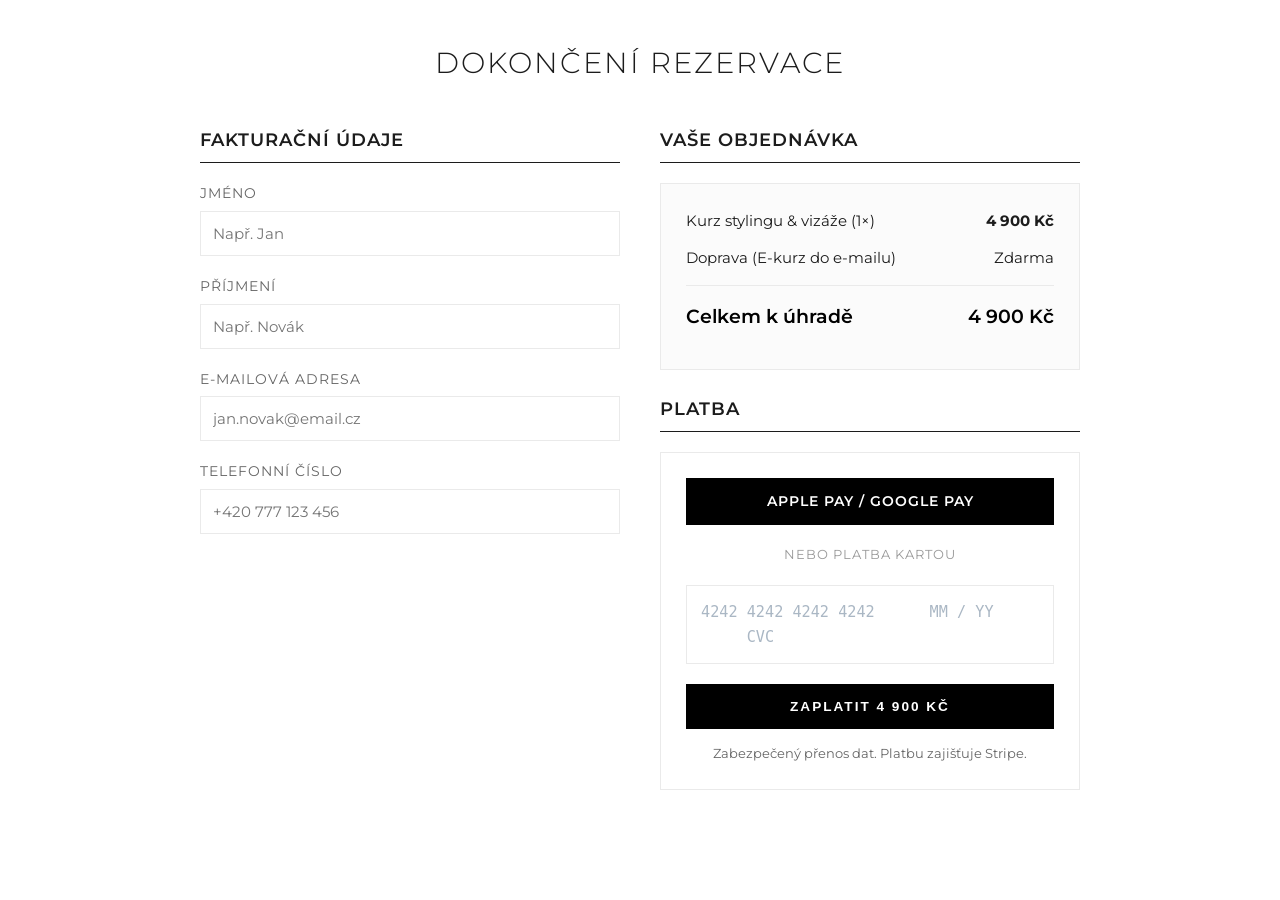
<file: checkout.html>
<!DOCTYPE html>
<html lang="cs">
<head>
    <meta charset="UTF-8">
    <meta name="viewport" content="width=device-width, initial-scale=1.0">
    <title>Zabezpečená objednávka - Agentura Verona</title>
    <link rel="stylesheet" href="style.css">
    <link rel="preconnect" href="https://fonts.googleapis.com">
    <link rel="preconnect" href="https://fonts.gstatic.com" crossorigin>
    <link href="https://fonts.googleapis.com/css2?family=Montserrat:wght@300;400;600&display=swap" rel="stylesheet">
    <style>
        /* Specifické styly pouze pro stránku Pokladny */
        .checkout-container {
            max-width: 1000px;
            margin: 40px auto;
            padding: 0 20px;
            display: block;
        }
        
        .checkout-title {
            text-align: center;
            text-transform: uppercase;
            letter-spacing: 2px;
            font-weight: 300;
            margin-bottom: 40px;
            font-size: 1.8rem;
        }

        .checkout-layout {
            display: table;
            width: 100%;
            table-layout: fixed;
            border-collapse: separate;
            border-spacing: 40px 0;
        }

        .checkout-column {
            display: table-cell;
            vertical-align: top;
            width: 50%;
        }

        @media (max-width: 768px) {
            .checkout-layout, .checkout-column {
                display: block;
                width: 100%;
            }
            .checkout-layout {
                border-spacing: 0;
            }
            .checkout-column {
                margin-bottom: 30px;
            }
        }

        .checkout-section-title {
            font-size: 1.1rem;
            text-transform: uppercase;
            letter-spacing: 1px;
            font-weight: 600;
            margin-bottom: 20px;
            padding-bottom: 8px;
            border-bottom: 1px solid #1c1c1c;
        }

        .form-group {
            margin-bottom: 20px;
        }

        .form-group label {
            display: block;
            font-size: 0.85rem;
            text-transform: uppercase;
            letter-spacing: 1px;
            margin-bottom: 6px;
            color: #666;
        }

        .form-control {
            width: 100%;
            padding: 12px;
            border: 1px solid #eaeaea;
            font-family: inherit;
            font-size: 0.95rem;
            transition: border-color 0.3s;
        }

        .form-control:focus {
            outline: none;
            border-color: #000000;
        }

        /* Rekapitulace objednávky */
        .order-summary-box {
            background-color: #fbfbfb;
            border: 1px solid #eaeaea;
            padding: 25px;
            margin-bottom: 25px;
        }

        .summary-row {
            display: flex;
            justify-content: space-between;
            margin-bottom: 12px;
            font-size: 0.95rem;
        }

        .summary-row.total {
            margin-top: 15px;
            padding-top: 15px;
            border-top: 1px solid #eaeaea;
            font-weight: 600;
            font-size: 1.2rem;
            color: #000;
        }

        /* Platební metody (Stripe simulace) */
        .payment-methods {
            background-color: #ffffff;
            border: 1px solid #eaeaea;
            padding: 25px;
        }

        .stripe-express-btn {
            background-color: #000000;
            color: #ffffff;
            text-align: center;
            padding: 12px;
            font-weight: 600;
            font-size: 0.9rem;
            letter-spacing: 1px;
            text-transform: uppercase;
            margin-bottom: 20px;
            cursor: pointer;
        }

        .stripe-separator {
            text-align: center;
            font-size: 0.8rem;
            color: #999;
            text-transform: uppercase;
            letter-spacing: 1px;
            margin-bottom: 20px;
            position: relative;
        }

        .card-element-mock {
            border: 1px solid #eaeaea;
            padding: 14px;
            background-color: #fff;
            margin-bottom: 20px;
            font-size: 0.95rem;
            color: #aab7c4;
            font-family: monospace; /* Pro hezčí rozestupy čísel karty */
        }

        .secure-notice {
            font-size: 0.8rem;
            color: #666;
            text-align: center;
            margin-top: 15px;
        }
    </style>
</head>
<body>

    <div class="checkout-container">
        <h2 class="checkout-title">Dokončení rezervace</h2>

        <div class="checkout-layout">
            
            <div class="checkout-column">
                <h3 class="checkout-section-title">Fakturační údaje</h3>
                <form id="checkout-form" onsubmit="event.preventDefault(); alert('Děkujeme! Rezervace kurzu byla úspěšně zpracována. Přístupové údaje jsme vám odeslali na e-mail.'); window.location.href='index.html';">
                    <div class="form-group">
                        <label for="first-name">Jméno</label>
                        <input type="text" id="first-name" class="form-control" required placeholder="Např. Jan">
                    </div>
                    <div class="form-group">
                        <label for="last-name">Příjmení</label>
                        <input type="text" id="last-name" class="form-control" required placeholder="Např. Novák">
                    </div>
                    <div class="form-group">
                        <label for="email">E-mailová adresa</label>
                        <input type="email" id="email" class="form-control" required placeholder="jan.novak@email.cz">
                    </div>
                    <div class="form-group">
                        <label for="phone">Telefonní číslo</label>
                        <input type="tel" id="phone" class="form-control" required placeholder="+420 777 123 456">
                    </div>
                </form>
            </div>

            <div class="checkout-column">
                <h3 class="checkout-section-title">Vaše objednávka</h3>
                
                <div class="order-summary-box">
                    <div class="summary-row">
                        <span>Kurz stylingu & vizáže (1×)</span>
                        <strong>4 900 Kč</strong>
                    </div>
                    <div class="summary-row">
                        <span>Doprava (E-kurz do e-mailu)</span>
                        <span>Zdarma</span>
                    </div>
                    <div class="summary-row total">
                        <span>Celkem k úhradě</span>
                        <span>4 900 Kč</span>
                    </div>
                </div>

                <h3 class="checkout-section-title">Platba</h3>
                <div class="payment-methods">
                    <div class="stripe-express-btn">
                        Apple Pay / Google Pay
                    </div>
                    
                    <div class="stripe-separator">nebo platba kartou</div>

                    <div class="card-element-mock">
                        4242  4242  4242  4242 &nbsp;&nbsp;&nbsp;&nbsp; MM / YY &nbsp;&nbsp;&nbsp;&nbsp; CVC
                    </div>

                    <button type="submit" form="checkout-form" class="btn-buy" style="border:none; cursor:pointer;">
                        Zaplatit 4 900 Kč
                    </button>

                    <div class="secure-notice">
                        Zabezpečený přenos dat. Platbu zajišťuje Stripe.
                    </div>
                </div>
            </div>

        </div>
    </div>

</body>
</html>
</file>
<file: style.css>
/* Základní reset a typografie */
* {
    margin: 0;
    padding: 0;
    box-sizing: border-box;
}

body {
    font-family: 'Montserrat', sans-serif;
    color: #1c1c1c;
    background-color: #ffffff;
    line-height: 1.6;
}

/* 1. Hero sekce */
.hero-section {
    background: linear-gradient(rgba(0, 0, 0, 0.4), rgba(0, 0, 0, 0.4)), 
                url('https://images.unsplash.com/photo-1512496015851-a90fb38ba796?q=80&w=1600&auto=format&fit=crop') no-repeat center center/cover;
    height: 400px;
    display: flex;
    align-items: center;
    justify-content: center;
    text-align: center;
    color: #ffffff;
    padding: 20px;
}

.hero-content h1 {
    font-size: 2.5rem;
    font-weight: 300;
    letter-spacing: 2px;
    text-transform: uppercase;
    margin-bottom: 15px;
}

.hero-content p {
    font-size: 1.1rem;
    max-width: 600px;
    margin: 0 auto;
    font-weight: 300;
}

/* 2. Grid kontejner */
.courses-container {
    max-width: 1200px;
    margin: 60px auto;
    padding: 0 20px;
}

.courses-grid {
    display: grid;
    grid-template-columns: repeat(auto-fit, minmax(320px, 1fr));
    gap: 40px;
}

/* 3. Karta produktu (Styl šablony Top Model) */
.course-card {
    background: #ffffff;
    border: 1px solid #eaeaea; /* Velmi jemná linka */
    transition: transform 0.3s ease, box-shadow 0.3s ease;
}

.course-card:hover {
    transform: translateY(-5px);
    box-shadow: 0 10px 20px rgba(0,0,0,0.05);
}

.course-image-wrapper {
    position: relative;
    overflow: hidden;
    aspect-ratio: 4 / 3;
}

.course-image-wrapper img {
    width: 100%;
    height: 100%;
    object-fit: cover;
    transition: transform 0.5s ease;
}

.course-card:hover .course-image-wrapper img {
    transform: scale(1.05); /* Jemný zoom efekt na fotce při hoveru */
}

/* Elegantní štítek */
.badge {
    position: absolute;
    top: 15px;
    left: 15px;
    background-color: #000000;
    color: #ffffff;
    padding: 5px 10px;
    font-size: 0.75rem;
    text-transform: uppercase;
    letter-spacing: 1px;
    font-weight: 600;
}

/* Detaily kurzu */
.course-info {
    padding: 30px;
}

.course-info h3 {
    font-size: 1.3rem;
    font-weight: 400;
    text-transform: uppercase;
    letter-spacing: 1px;
    margin-bottom: 20px;
    color: #000000;
}

.course-meta {
    list-style: none;
    margin-bottom: 25px;
}

.course-meta li {
    font-size: 0.9rem;
    color: #666666;
    margin-bottom: 8px;
    display: flex;
    align-items: center;
}

.course-meta li span {
    margin-right: 10px;
    font-size: 1rem;
}

.course-price {
    font-size: 1.4rem;
    font-weight: 600;
    color: #000000;
    margin-bottom: 20px;
}

/* 4. Tlačítko - Klíčový prvek brandu */
.btn-buy {
    display: block;
    width: 100%;
    text-align: center;
    background-color: #000000; /* Černá barva ladící s Top Model */
    color: #ffffff;
    text-decoration: none;
    padding: 15px;
    text-transform: uppercase;
    font-size: 0.85rem;
    font-weight: 600;
    letter-spacing: 2px;
    border: 1px solid #000000;
    transition: all 0.3s ease;
}

.btn-buy:hover {
    background-color: #ffffff;
    color: #000000; /* Inverzní efekt při najetí myší */
}

/* Responzivita */
@media (max-width: 768px) {
    .hero-content h1 {
        font-size: 1.8rem;
    }
    .courses-container {
        margin: 40px auto;
    }
}
</file>
